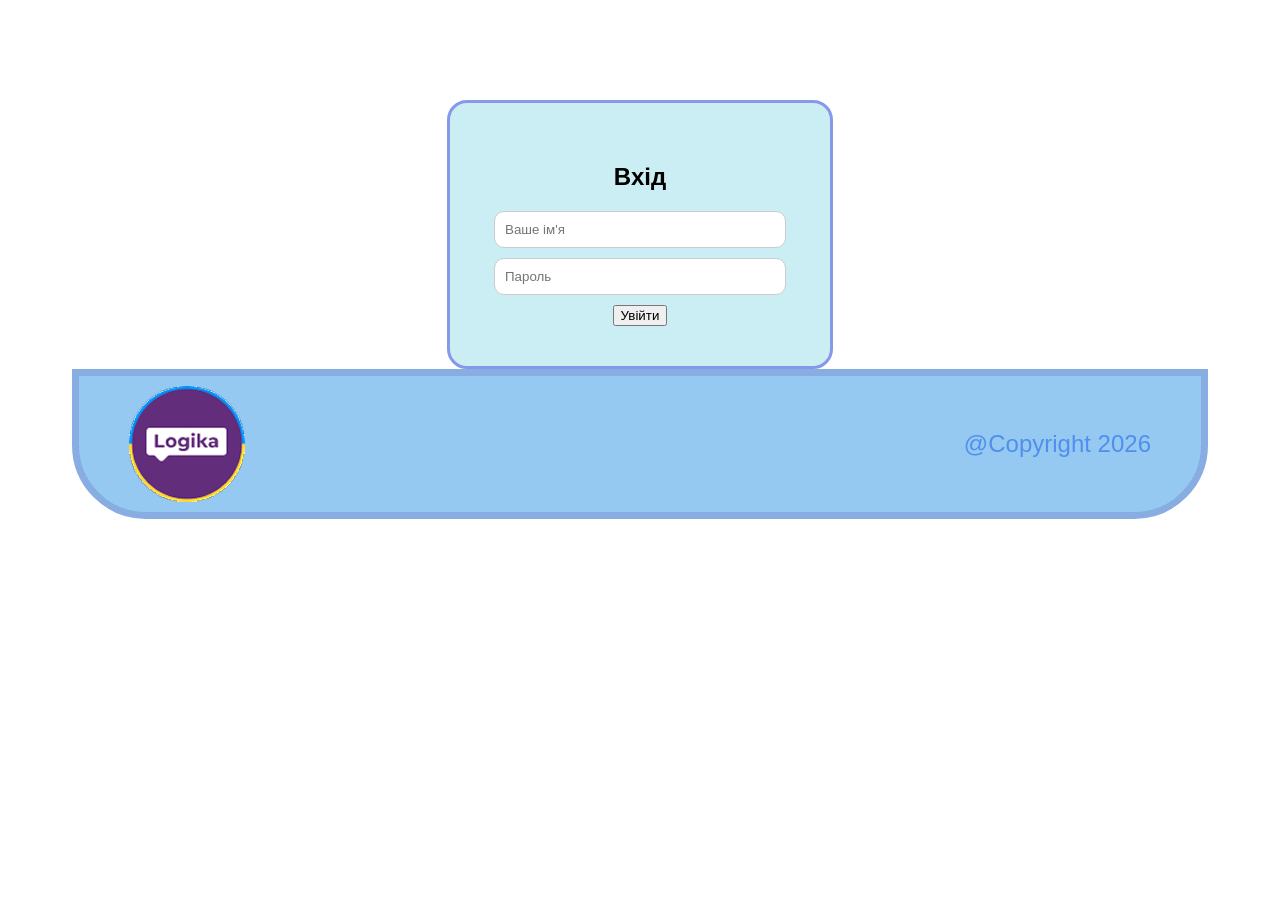
<file: index.html>
<!DOCTYPE html>
<html lang="uk">
<head>
    <meta charset="UTF-8">
    <meta name="viewport" content="width=device-width, initial-scale=1.0">
    <title>Перекладач</title>
    <link rel="stylesheet" href="css/style.css">
</head>
<body>

    <!-- Блок авторизації -->
    <div class="form">
        <h2>Вхід</h2>
        <input type="text" class="name-input" placeholder="Ваше ім'я">
        <input type="password" class="password-input" placeholder="Пароль">
        <button class="submit-btn">Увійти</button>
    </div>

    <!-- Основний інтерфейс перекладача -->
    <article class="main-body hide">
        <div class="logo">
            <div style="display: flex; justify-content: center; align-items: center; gap: 10px">
                <img class="logo-img" src="assets/googletranslate 1.png" alt="logo" width="40">
                <h1 class="logo-text">Перекладач</h1>
            </div>
            <!-- Додано клас logout-btn -->
            <button class="logo-button logout-btn">Зареєструватися</button>
        </div>

        <div class="border">
            <div class="controls" style="display: flex; align-items: center; justify-content: center; gap: 20px; margin-bottom: 20px;">
                <select class="mova lang-from">
                    <option value="uk">Українська</option>
                    <option value="en">Англійська</option>
                    <option value="pl">Польська</option>
                </select>

                <img class="strelochki" src="assets/Untitled 1.png" alt="змінити" style="cursor: pointer;">

                <select class="mova lang-to">
                    <option value="en">Англійська</option>
                    <option value="uk">Українська</option>
                    <option value="pl">Польська</option>
                </select>
            </div>

            <div style="display: flex; justify-content: center; gap: 20px">
                <textarea class="pole from" placeholder="Введіть текст..."></textarea>
                <textarea class="pole to" placeholder="Переклад з'явиться тут" readonly></textarea>
            </div>

            <div class="translate-button-block">
                <button class="translatebutton trans-btn">Перекласти</button>
            </div>
        </div>
    </article>

    <footer>
        <img class="logica-img" src="assets/Untitled 2.png" alt="logica">
        <p class="copyright">@Copyright 2026</p>
    </footer>

    <script src="js/script.js"></script>
</body>
</html>
</file>
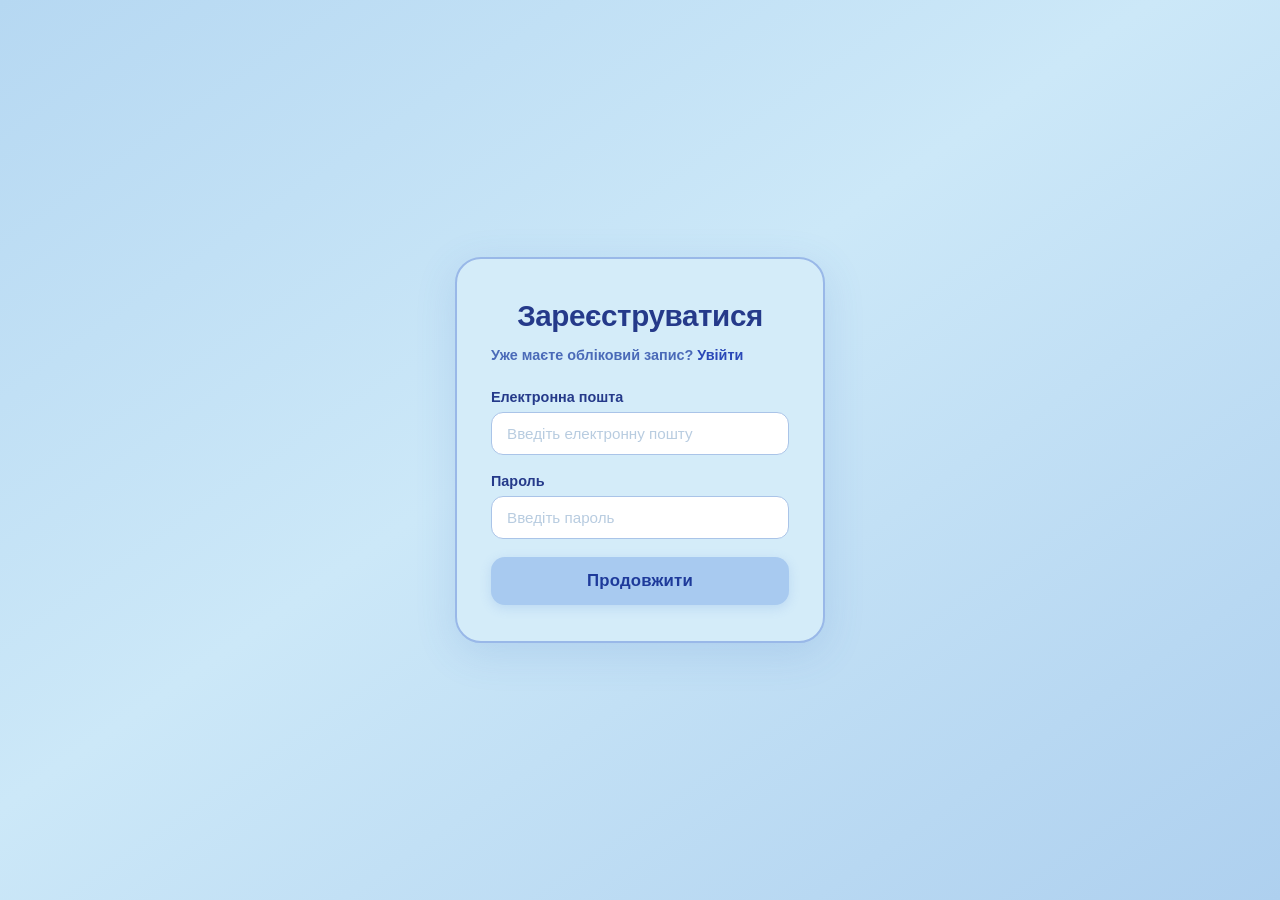
<file: login.html>
<!doctype html>
<html lang="uk">
  <head>
    <link rel="stylesheet" href="css/login.css" />
  </head>
  <body>
    <div class="card">
      <h1>Зареєструватися</h1>
      <p class="login-hint">
        Уже маєте обліковий запис? <a href="login.html">Увійти</a>
      </p>

      <div class="field">
        <label for="email">Електронна пошта</label>
        <input type="email" id="email" placeholder="Введіть електронну пошту" />
      </div>

      <div class="field">
        <label for="password">Пароль</label>
        <input type="password" id="password" placeholder="Введіть пароль" />
      </div>

      <button class="btn" type="button">Продовжити</button>
    </div>
     <script src="js/script.js"></script>
  </body>
</html>
</file>
<file: css/style.css>
body {
    background-color: white;
    margin: 0;
    padding: 0;
    font-family: sans-serif;
}

/* Сховати елементи */
.hide {
    display: none !important;
}

/* Стилі для форми авторизації */
.form {
    text-align: center;
    margin-top: 100px;
    padding: 40px;
    background-color: #CBEEF5;
    width: 300px;
    margin-left: auto;
    margin-right: auto;
    border-radius: 20px;
    border: 3px solid #8898E9;
}

.form input {
    display: block;
    width: 90%;
    margin: 10px auto;
    padding: 10px;
    border-radius: 10px;
    border: 1px solid #ccc;
}

.main-body {
    background-color: #AAD4EE;
    width: 1136px;
    min-height: 80vh;
    margin: 100px auto 0;
    display: flex;
    justify-content: center;
    align-items: center;
    border: 7px solid #8898E9;
    border-top-left-radius: 74px;
    border-top-right-radius: 74px;
    flex-direction: column;
    padding-bottom: 50px;
}

.border {
    border: 5px solid #374E88;
    background-color: #CBEEF5;
    padding: 30px;
    border-radius: 20px;
}

.logo {
    display: flex;
    align-items: center;
    justify-content: space-around;
    width: 100%;
    margin-bottom: 20px;
}

.logo-text {
    font-size: 64px;
    color: #222F74;
}

.logo-button {
    font-size: 24px;
    padding: 10px 20px;
    border-radius: 29px;
    background-color: #D5EEF6;
    border: 2px solid #A7AAED;
    color: #647F98;
    cursor: pointer;
}

.mova {
    border-radius: 51px;
    border: 3px solid #478AAC;
    background-color: #BBE2F5;
    color: #036B5F;
    font-size: 25px;
    padding: 10px;
    height: 60px;
}

.strelochki {
    width: 60px;
    height: 60px;
}

.pole {
    width: 350px;
    height: 250px;
    background-color: #93D4D9;
    border: 4px solid #036B5F;
    border-radius: 30px;
    padding: 20px;
    font-size: 18px;
    resize: none;
}

.translatebutton {
    padding: 15px 40px;
    background-color: #88D1E4;
    border: 3px solid #5F87B0;
    border-radius: 10px;
    font-size: 20px;
    cursor: pointer;
    transition: 0.3s;
}

.translatebutton:hover {
    background-color: #5F87B0;
    color: white;
}

.translate-button-block {
    display: flex;
    justify-content: center;
    margin-top: 20px;
}

footer {
    background-color: #95C9F1;
    border: 7px solid #87ADE3;
    width: 1136px;
    height: 150px;
    margin: 0 auto;
    border-bottom-right-radius: 74px;
    border-bottom-left-radius: 74px;
    display: flex;
    align-items: center;
    justify-content: space-between;
    padding: 0 50px;
    box-sizing: border-box;
}

.copyright {
    color: #508FED;
    font-size: 24px;
}
</file>
<file: css/login.css>
*, *::before, *::after {
  box-sizing: border-box;
  margin: 0;
  padding: 0;
}

body {
  font-family: 'Nunito', sans-serif;
  min-height: 100vh;
  display: flex;
  align-items: center;
  justify-content: center;
  background: linear-gradient(145deg, #b6d8f2 0%, #cce8f8 45%, #aed0ef 100%);
  padding: 20px;
}

.card {
  background: #d4ecf9;
  border: 2px solid #99b8e8;
  border-radius: 26px;
  padding: 40px 34px 36px;
  width: 100%;
  max-width: 370px;
  box-shadow: 0 10px 40px rgba(70, 120, 200, 0.16);
  animation: rise 0.45s cubic-bezier(.22,.68,0,1.2) both;
}

@keyframes rise {
  from { opacity: 0; transform: translateY(22px) scale(0.97); }
  to   { opacity: 1; transform: translateY(0)   scale(1);    }
}

.card h1 {
  font-size: 1.85rem;
  font-weight: 900;
  color: #253a8a;
  text-align: center;
  margin-bottom: 14px;
  letter-spacing: -0.4px;
}

.card .login-hint {
  font-size: 0.9rem;
  font-weight: 600;
  color: #4a6ab8;
  margin-bottom: 26px;
}

.card .login-hint a {
  color: #2a48b8;
  font-weight: 800;
  text-decoration: none;
  transition: opacity 0.2s;
}

.card .login-hint a:hover {
  opacity: 0.7;
  text-decoration: underline;
}

.field {
  margin-bottom: 18px;
}

.field label {
  display: block;
  font-size: 0.9rem;
  font-weight: 700;
  color: #253a8a;
  margin-bottom: 7px;
}

.field input {
  width: 100%;
  padding: 12px 15px;
  border: 1.5px solid #aac4e8;
  border-radius: 12px;
  background: #ffffff;
  font-family: 'Nunito', sans-serif;
  font-size: 0.95rem;
  color: #253a8a;
  outline: none;
  transition: border-color 0.2s, box-shadow 0.2s;
}

.field input::placeholder {
  color: #b8cce0;
  font-weight: 500;
}

.field input:focus {
  border-color: #7aaae0;
  box-shadow: 0 0 0 3.5px rgba(110, 160, 230, 0.2);
}

.btn {
  display: block;
  width: 100%;
  margin-top: 10px;
  padding: 14px;
  background: #a8caf0;
  color: #1e3a9a;
  border: none;
  border-radius: 14px;
  font-family: 'Nunito', sans-serif;
  font-size: 1.05rem;
  font-weight: 800;
  cursor: pointer;
  letter-spacing: 0.2px;
  transition: background 0.2s, transform 0.15s, box-shadow 0.2s;
  box-shadow: 0 3px 12px rgba(90, 140, 220, 0.2);
}

.btn:hover {
  background: #8cb8ec;
  box-shadow: 0 6px 20px rgba(70, 130, 220, 0.28);
  transform: translateY(-2px);
}

.btn:active {
  transform: translateY(0);
  box-shadow: 0 2px 6px rgba(70, 130, 220, 0.15);
}
</file>
